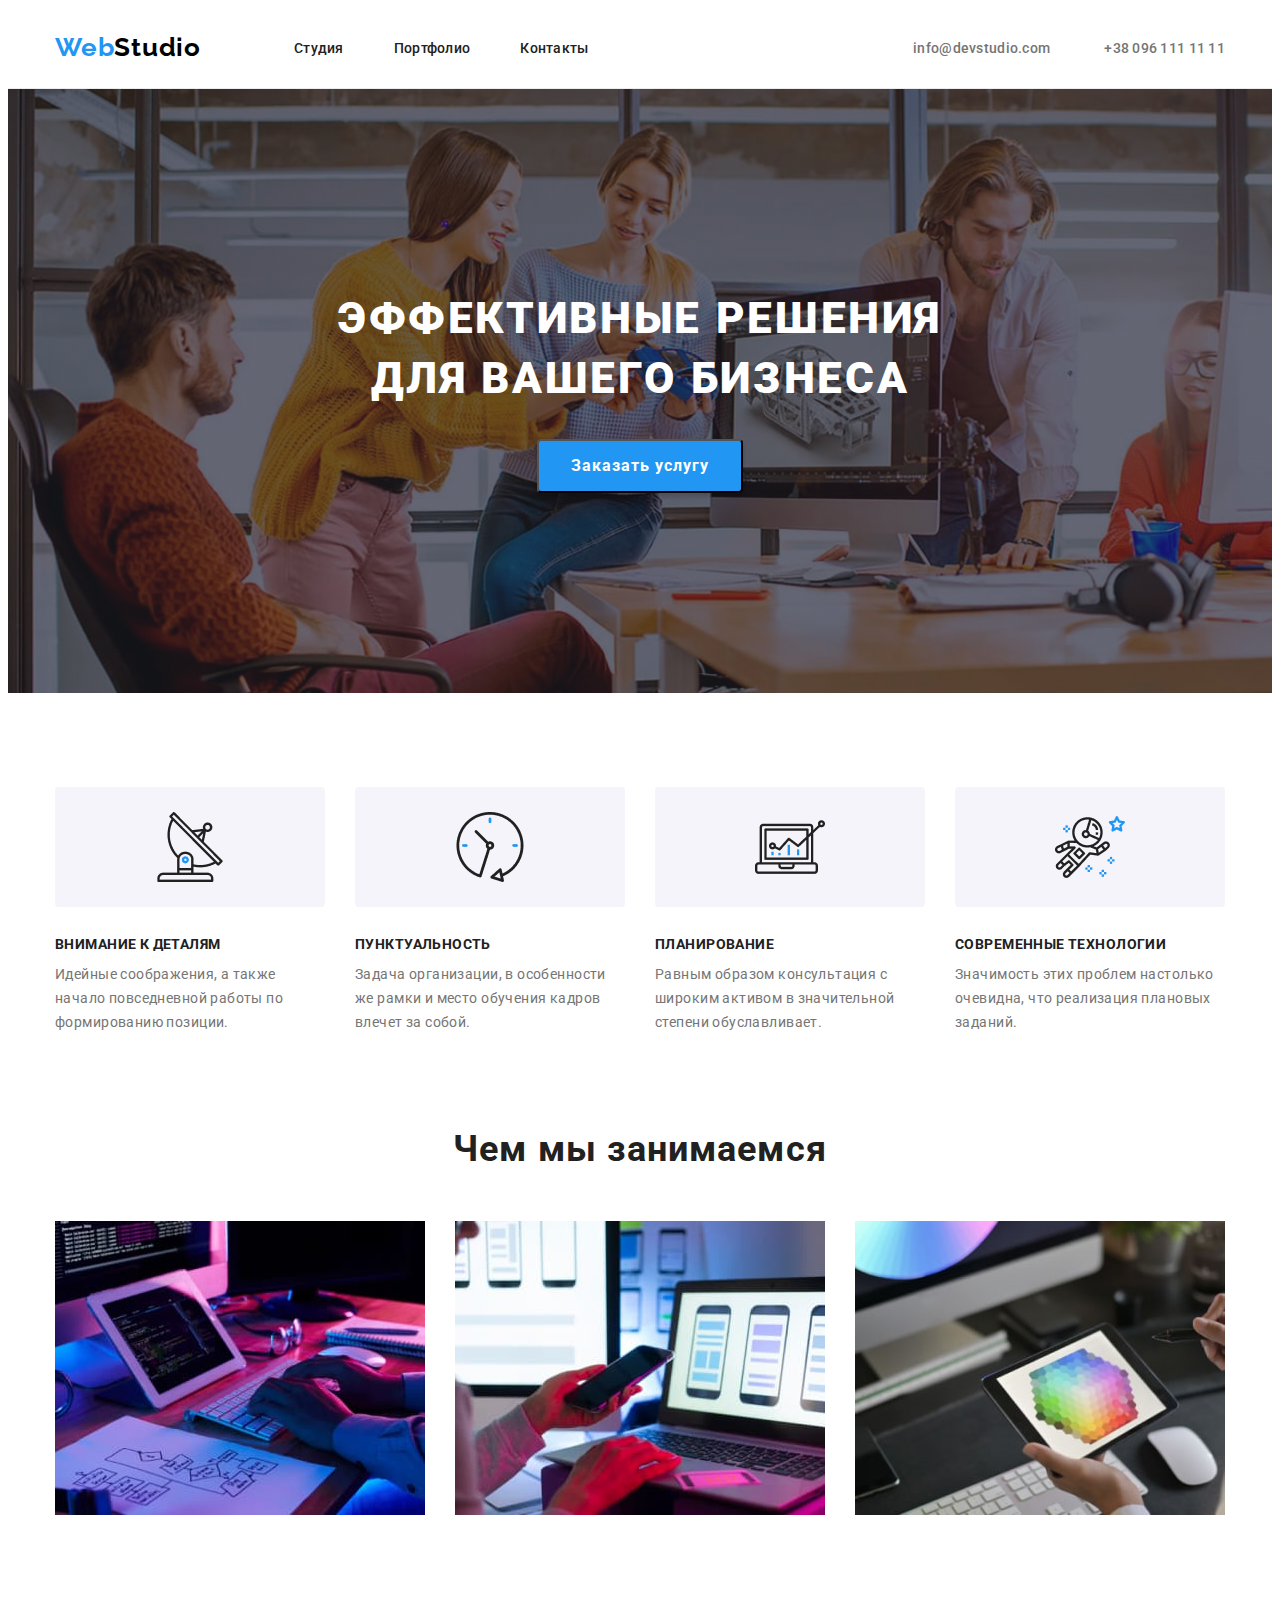
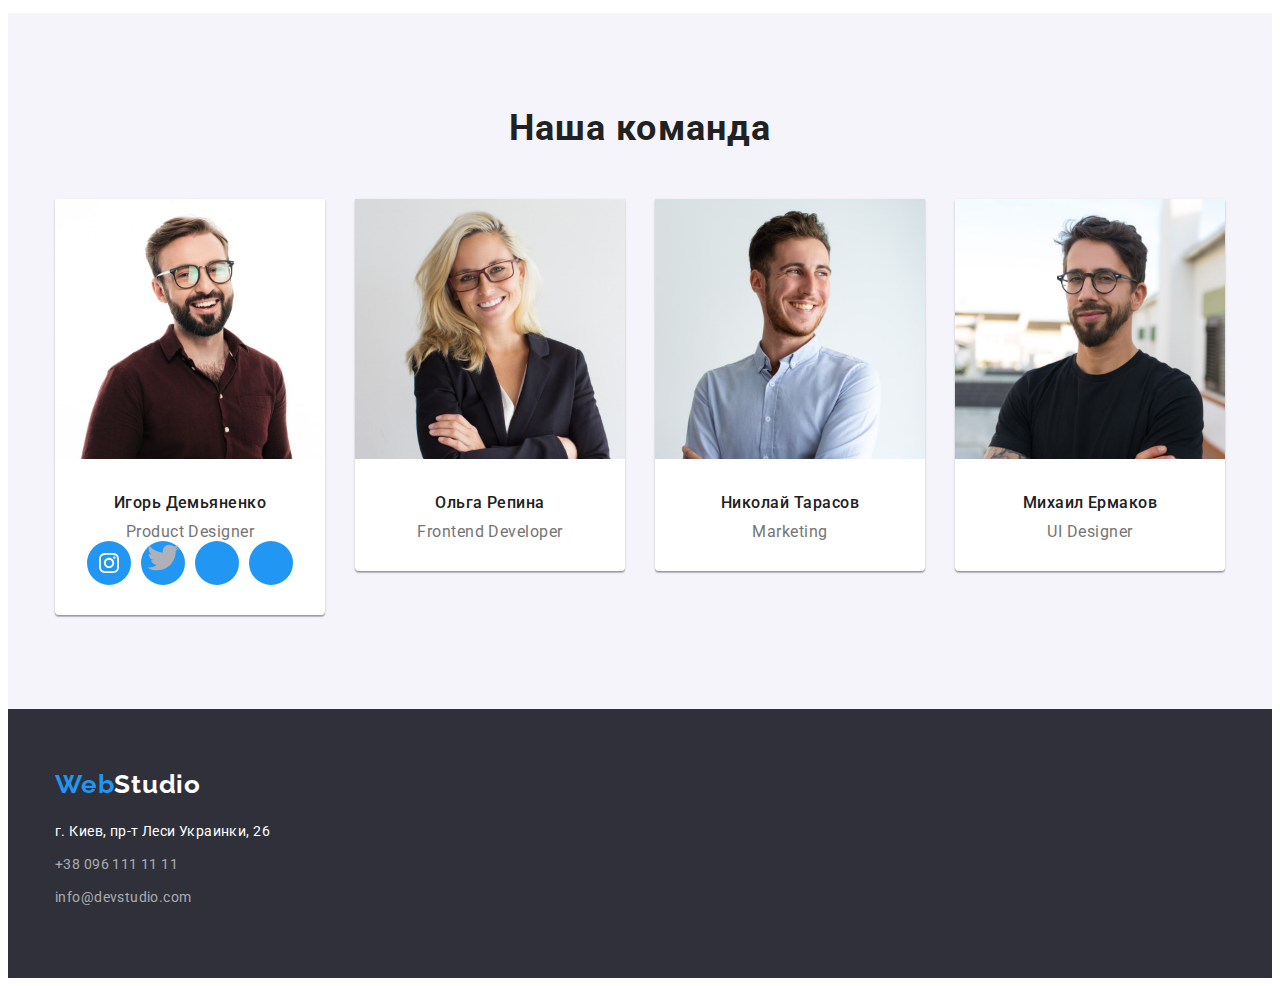
<file: index.html>
<!DOCTYPE html>
<html lang="ru">
<head>
    <meta charset="UTF-8">
    <meta http-equiv="X-UA-Compatible" content="IE=edge">
    <meta name="viewport" content="width=device-width, initial-scale=1.0">
    <title>WebStudio</title>
    <link rel="preconnect" href="https://fonts.googleapis.com">
    <link rel="preconnect" href="https://fonts.gstatic.com" crossorigin>
    <link href="https://fonts.googleapis.com/css2?family=Raleway:wght@700&family=Roboto:wght@400;500;700;900&display=swap" rel="stylesheet">
    <link rel="stylesheet" href="https://cdnjs.cloudflare.com/ajax/libs/modern-normalize/1.1.0/modern-normalize.min.css" integrity="sha512-wpPYUAdjBVSE4KJnH1VR1HeZfpl1ub8YT/NKx4PuQ5NmX2tKuGu6U/JRp5y+Y8XG2tV+wKQpNHVUX03MfMFn9Q==" crossorigin="anonymous" referrerpolicy="no-referrer" />
    <link rel="stylesheet" href="./css/styles.css" />
</head>
<body>
    <header class="header">
    <div class="container">
    <a class="header-logo link" href="">Web<span class="second-part-logo">Studio</span></a>
    <nav>
    <ul class="nav-header">
        <li class="header-items list"><a href="" class="header-link link">Студия</a></li>
        <li class="header-items list"><a href="portfolio.html" class="header-link link">Портфолио</a></li>
        <li class="header-items list"><a href="" class="header-link link">Контакты</a></li>
    </ul>
    </nav>
    <div class="header-connect">
    <a class="header-mail link" href="mailto:info@devstudio.com">info@devstudio.com</a>
    <a class="header-tel link" href="tel:+380961111111">+38 096 111 11 11</a>
    </div>
    </div>
    </header>
    <main>
        <section class="main">
            <div class="container">
        <h1 class="main-h">Эффективные решения для вашего бизнеса</h1>
        <button type="button" class="main-button">Заказать услугу</button>
            </div>
        </section>
        <section class="benefits">
            <div class="container">
        <ul class="benefits-list list">
    <li class="benefits-boxes">
     <h3 class="title-benefit">Внимание к деталям</h3>
     <p class="text-benefit">Идейные соображения, а также начало повседневной работы по формированию позиции.</p>
    </li>
    <li class="benefits-boxes">
     <h3 class="title-benefit">Пунктуальность</h3>
     <p class="text-benefit">Задача организации, в особенности же рамки и место обучения кадров влечет за собой.</p>
    </li>
    <li class="benefits-boxes">
     <h3 class="title-benefit">Планирование</h3>
     <p class="text-benefit">Равным образом консультация с широким активом в значительной степени обуславливает.</p>
    </li>
    <li class="benefits-boxes">
     <h3 class="title-benefit">Современные технологии</h3>
     <p class="text-benefit">Значимость этих проблем настолько очевидна, что реализация плановых заданий.</p>
    </li>
        </ul>
            </div>
        </section>
    <section>
        <div class="container">
        <h2 class="directions">Чем мы занимаемся</h2>
        <ul class="photos-work">
            <li class="list">
             <img src="./images/box1.jpg" alt="набирает текст" width="370">
            </li>
            <li class="list">
            <img src="./images/box2.jpg" alt="набирает текст" width="370">
            </li>
            <li class="list">
            <img src="./images/box3.jpg" alt="набирает текст" width="370">
            </li>
        </ul>
    </div>
    </section>
    <section class="team">
        <div class="container">
        <h2 class="title-team">Наша команда</h2>
        <ul class="members">
            <li class="list">
                <div class="member-box">
                <img class="member-photo" src="./images/first.jpg" alt="Игорь Демьяненко" width="270">
                <h3 class="members-name">Игорь Демьяненко</h3>
                <p class="members-position">Product Designer</p>
                <ul class="member-soc-list list">
                    <li class="member-soc-item">
                    <a href="" class="member-soc-link">
                    <svg class="member-icons" width="20" height="20">
                    <use href="./symbol-defs.svg#icon-instagram"></use>
                    </svg>
                    </a>
                    </li>
                    <li class="member-soc-item">
                    <a href="" class="member-soc-link">
                    <svg class="member-icons">
                    <use href="./symbol-defs.svg#icon-twitter"></use>
                    </svg>
                    </a>
                    </li>
                    <li class="member-soc-item" width="20" height="20">
                        <a href="" class="member-soc-link"></a>
                    </li>
                    <li class="member-soc-item">
                        <a href="" class="member-soc-link"></a>
                    </li>
                </ul>
                </div>
            </li>
            <li class="list">
                <div class="member-box">
                <img class="member-photo" src="./images/second.jpg" alt="Ольга Репина" width="270">
                <h3 class="members-name">Ольга Репинa</h3>
                <p class="members-position">Frontend Developer</p>
                </div>
            </li>   
            <li class="list">
                <div class="member-box">
                <img class="member-photo" src="./images/third.jpg" alt="Николай Тарасов" width="270">
                <h3 class="members-name">Николай Тарасов</h3>
                <p class="members-position">Marketing</p>
                </div> 
            </li>
            <li class="list">
                <div class="member-box">
                <img class="member-photo" src="./images/fourth.jpg" alt="Михаил Ермаков" width="270">
                <h3 class="members-name">Михаил Ермаков</h3>
                <p class="members-position">UI Designer</p>
                </div>          
            </li>   
        </ul>
    </div>
    </section>
    </main>
    <footer class="footer">
        <div class="container">
        <a class="footer-logo link" href="">Web<span class="second-part-logo-footer">Studio</span></a>
        <address class="footer-adress">
        <ul class="footer-links">
            <li class="list">
            <p class="footer-location">г. Киев, пр-т Леси Украинки, 26</p>
            </li>
            <li class="list">
            <a class="footer-items link" href="tel:+380961111111">+38 096 111 11 11</a>
            </li>
            <li class="list">
            <a class="footer-items link" href="mailto:info@devstudio.com">info@devstudio.com</a>
            </li>
        </ul>
    </address>
    </div>
    </footer>
</body>
</html>
</file>
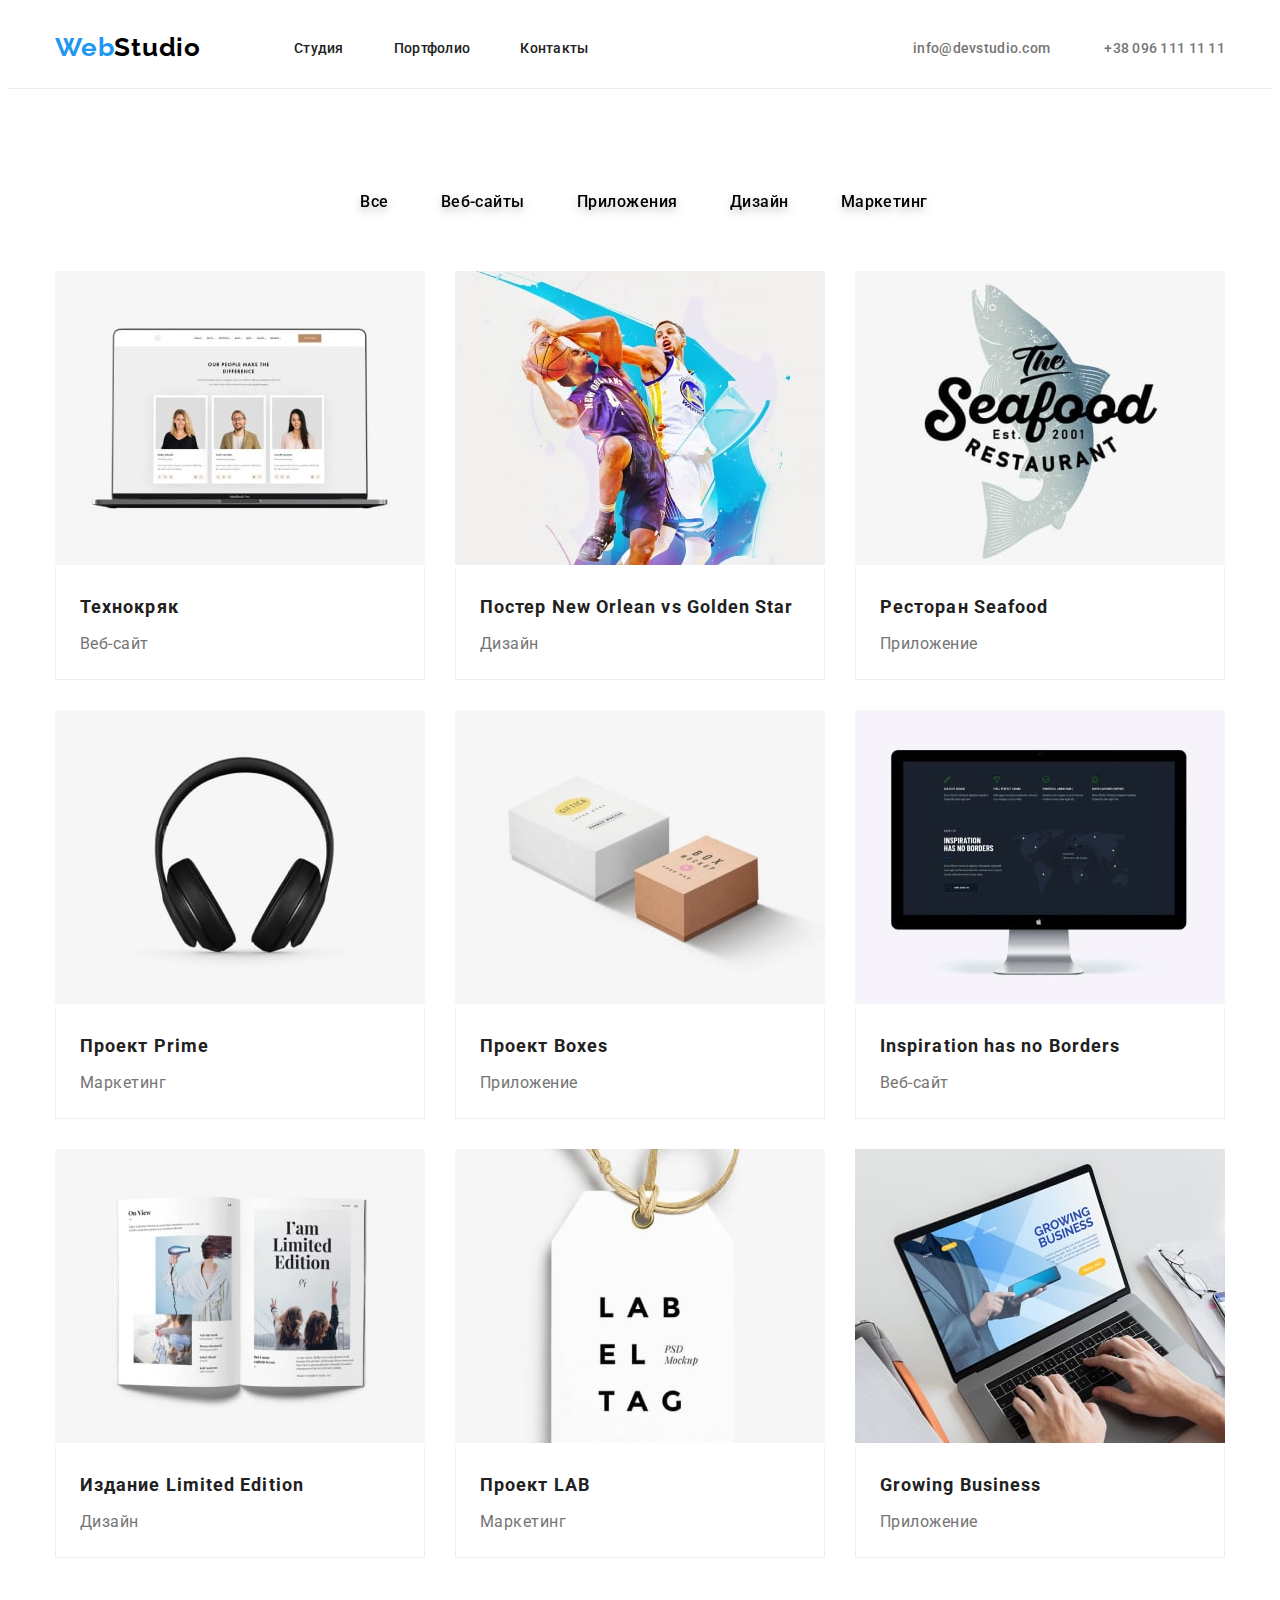
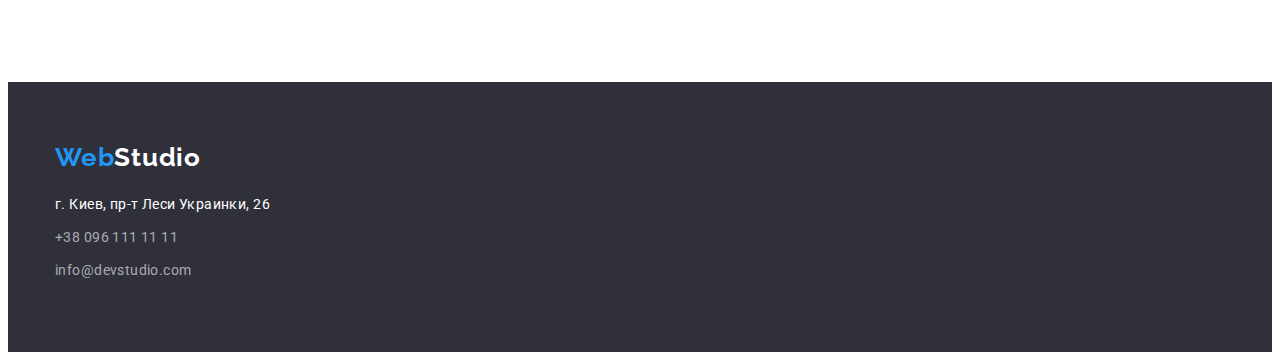
<file: portfolio.html>
<!DOCTYPE html>
<html lang="ru">
<head>
    <meta charset="UTF-8">
    <meta http-equiv="X-UA-Compatible" content="IE=edge">
    <meta name="viewport" content="width=device-width, initial-scale=1.0">
    <title>WebStudio</title>
    <link rel="preconnect" href="https://fonts.googleapis.com">
<link rel="preconnect" href="https://fonts.gstatic.com" crossorigin>
<link href="https://fonts.googleapis.com/css2?family=Raleway:wght@700&family=Roboto:wght@400;500;700;900&display=swap" rel="stylesheet">
    <link rel="stylesheet" href="https://cdnjs.cloudflare.com/ajax/libs/modern-normalize/1.1.0/modern-normalize.min.css" integrity="sha512-wpPYUAdjBVSE4KJnH1VR1HeZfpl1ub8YT/NKx4PuQ5NmX2tKuGu6U/JRp5y+Y8XG2tV+wKQpNHVUX03MfMFn9Q==" crossorigin="anonymous" referrerpolicy="no-referrer" />
    <link rel="stylesheet" href="./css/styles.css" />
</head>
<body>
    <header class="header">
    <div class="container">
    <a class="header-logo link" href="index.html">Web<span class="second-part-logo">Studio</span></a>
    <nav>
    <ul class="nav-header">
        <li class="header-items list"><a href="index.html" class="header-link link">Студия</a></li>
        <li class="header-items list"><a href="portfolio.html" class="header-link link">Портфолио</a></li>
        <li class="header-items list"><a href="" class="header-link link">Контакты</a></li>
    </ul>
    </nav>
    <div class="header-connect">
    <a class="header-mail link" href="mailto:info@devstudio.com">info@devstudio.com</a>
    <a class="header-tel link" href="tel:+380961111111">+38 096 111 11 11</a>
    </div>
    </div>
    </header>
    <main>
        <h1 class="visually-hidden">PORTFOLIO</h1>
        <section class="gallery">
            <div class="container">
                <ul  class="port-nav">
                <li class="list"><button type="button" class="port-nav-btn">Все</button></li>
                <li class="list"><button type="button" class="port-nav-btn">Веб-сайты</button></li>
                <li class="list"><button type="button" class="port-nav-btn">Приложения</button></li>
                <li class="list"><button type="button" class="port-nav-btn">Дизайн</button></li>
                <li class="list"><button type="button" class="port-nav-btn">Маркетинг</button></li>
                </ul>
                <ul class="portfolio-projects list">
                <li class="portfolio-projects-items">
                    <img src="./images/port_1.jpg" alt="Технокряк">
                    <div class="projects-description">
                    <h2 class="title-port-img">Технокряк</h2>
                    <p class="type-port-img">Веб-сайт</p>
                    </div>
                </li>
                <li class="portfolio-projects-items">
                    <img src="./images/port_2.jpg" alt="Постер New Orlean vs Golden Star">
                    <div class="projects-description">
                    <h2 class="title-port-img">Постер New Orlean vs Golden Star</h2>
                    <p class="type-port-img">Дизайн</p>
                    </div>
                </li>
                <li class="portfolio-projects-items">
                    <img src="./images/port_3.jpg" alt="Ресторан Seafood">
                    <div class="projects-description">
                    <h2 class="title-port-img">Ресторан Seafood</h2>
                    <p class="type-port-img">Приложение</p>
                    </div>
                </li>
                <li class="portfolio-projects-items">
                    <img src="./images/port_4.jpg" alt="Проект Prime">
                    <div class="projects-description">
                    <h2 class="title-port-img">Проект Prime</h2>
                    <p class="type-port-img">Маркетинг</p>
                    </div>
                </li>
                <li class="portfolio-projects-items">
                    <img src="./images/port_5.jpg" alt="Проект Boxes">
                    <div class="projects-description">
                    <h2 class="title-port-img">Проект Boxes</h2>
                    <p class="type-port-img">Приложение</p>
                    </div>
                </li>
                <li class="portfolio-projects-items">
                    <img src="./images/port_6.jpg" alt="Inspiration has no Borders">
                    <div class="projects-description">
                    <h2 class="title-port-img">Inspiration has no Borders</h2>
                    <p class="type-port-img">Веб-сайт</p>
                    </div>
                </li>
                <li class="portfolio-projects-items">
                    <img src="./images/port_7.jpg" alt="Издание Limited Edition">
                    <div class="projects-description">
                    <h2 class="title-port-img">Издание Limited Edition</h2>
                    <p class="type-port-img">Дизайн</p>
                    </div>
                </li>
                <li class="portfolio-projects-items">
                    <img src="./images/port_8.jpg" alt="Проект LAB">
                    <div class="projects-description">
                    <h2 class="title-port-img">Проект LAB</h2>
                    <p class="type-port-img">Маркетинг</p>
                    </div>
                </li>
                <li class="portfolio-projects-items">
                    <img src="./images/port_9.jpg" alt="Growing Business">
                    <div class="projects-description">
                    <h2 class="title-port-img">Growing Business</h2>
                    <p class="type-port-img">Приложение</p>
                    </div>
                </li>
            </ul>
        </div>
        </section>
    </main>
    <footer class="footer">
        <div class="container">
        <a class="footer-logo link" href="">Web<span class="second-part-logo-footer">Studio</span></a>
        <address class="footer-adress">
            <ul class="footer-links">
                <li class="list">
                <p class="footer-location">г. Киев, пр-т Леси Украинки, 26</p>
                </li>
                <li class="list">
                <a class="footer-items link" href="tel:+380961111111">+38 096 111 11 11</a>
                </li>
                <li class="list">
                <a class="footer-items link" href="mailto:info@devstudio.com">info@devstudio.com</a>
                </li>
            </ul>
        </address>
    </div>
    </footer>
</body>
</html>
</file>
<file: css/styles.css>
body {
font-family: 'Roboto', 'sans-serif';   
}

link {
text-decoration: none;
}

:root {
    --brand-color: #2196F3;
  }

*,
*::before,
*::after {
  box-sizing: border-box;
}

p,
h1,
h2,
h3,
h4,
h5,
h6 {
 margin: 0;
}

ul {
    margin: 0;
    padding-left: 0;
}

.container {
width: 1200px;
padding-left: 15px;
padding-right: 15px;
margin: 0 auto;
}


/* HEADER */
.header {
background: #FFFFFF;
padding-top: 24px;
padding-bottom: 25px;
border-bottom: 1px solid #ECECEC;
}

.header .container {
display: flex;
align-items: center;
}

.nav-header {
    display: flex;
}


.header-items:not(last-child) {
    margin-right: 50px;
}
.header-logo {
font-family: 'Raleway', sans-serif;
font-weight: 700;
font-size: 26px;
line-height: 1.19;
letter-spacing: 0.03em;
color: var(--brand-color);
margin-right: 93px;
}

.second-part-logo {
color: #000000;
}

a {
text-decoration: none;
}

.header-link {
font-weight: 500;
font-size: 14px;
line-height: 1.14;
letter-spacing: 0.02em;
color: #212121;
}

.header-link:hover,
.header-link:focus {
color: var(--brand-color);
}

.list {
list-style: none;
}
.header-connect {
margin-left: auto;
}

.header-mail {
font-weight: 500;
font-size: 14px;
line-height: 1.14;
letter-spacing: 0.02em;
color:#757575;
}

.header-tel {
font-weight: 500;
font-size: 14px;
line-height: 1.14;
letter-spacing: 0.02em;
color: #757575;
margin-left: 50px;
}

.header-mail:hover,
.header-mail:focus {
color: var(--brand-color);
}

.header-tel:hover,
.header-tel:focus {
color: var(--brand-color);
}

/* MAIN */
.main {
background: #2F303A;
padding-top: 200px;
padding-bottom: 200px;
flex-grow: 1;
background-image:linear-gradient(
    rgba(47, 48, 58, 0.4),
    rgba(47, 48, 58, 0.4)
    ),
url(../images/hero-bg.jpg);
background-repeat: no-repeat;
background-size: cover;
}

.main-h {
font-family: 'Roboto', sans-serif; 
font-weight: 900;
font-size: 44px;
line-height: 1.36;
text-align: center;
letter-spacing: 0.06em;
text-transform: uppercase;
color: #FFFFFF;
max-width: 696px;
margin: 0 auto;
margin-bottom: 30px;
}

.main-button {
font-family: 'Roboto', sans-serif;
font-weight: 700;
font-size: 16px;
line-height: 1.88;
display: flex;
align-items: center;
text-align: center;
letter-spacing: 0.06em;
color: #FFFFFF;
background-color: var(--brand-color);
box-shadow: 0px 4px 4px rgba(0, 0, 0, 0.15);
border-radius: 4px;
padding: 10px 32px;
margin: 0 auto;
}

/* BENEFITS */
.benefits {
    padding-top: 94px;
    padding-bottom: 94px;
}

.benefits-list {
    display: flex;
    justify-content: space-between;
}

.title-benefit {
    font-weight: 700;
    font-size: 14px;
    line-height: 1.14;
    letter-spacing: 0.03em;
    text-transform: uppercase;
    color: #212121;
    margin-bottom: 10px;
}

.benefits-boxes::before {
    display: block;
    content: "";
    width: 270px;
    height: 120px;
    margin-bottom: 30px;
    background-repeat: no-repeat;
    background-position: center;
    background-color: #F5F4FA;
    border-radius: 4px;
}

.benefits-boxes:nth-child(1)::before {
    background-image: url("../images/antenna1.png");
}

.benefits-boxes:nth-child(2)::before {
    background-image: url("../images/clock1.png");
}

.benefits-boxes:nth-child(3)::before {
    background-image: url("../images/diagram1.png");
}

.benefits-boxes:nth-child(4)::before {
    background-image: url("../images/astronaut1.png");
}

.text-benefit {
    font-weight: 400;
    font-size: 14px;
    line-height: 1.71;
    letter-spacing: 0.03em;
    color: #757575;
    max-width: 270px;
}

.directions {
    font-size: 36px;
    line-height: 1.17;
    text-align: center;
    letter-spacing: 0.03em;
    color: #212121;
    margin-bottom: 50px;
}

.photos-work {
    display: flex;
    justify-content: space-between;
    padding-bottom: 94px;
}

/* TEAM */
.team {
    background: #F5F4FA;
    padding-top: 94px;
    padding-bottom: 94px;
}

.title-team {
    font-weight: 700;
    font-size: 36px;
    line-height: 1.17;
    text-align: center;
    letter-spacing: 0.03em;
    color: #212121;
    margin-bottom: 50px;
}

.members {
    display: flex;
    justify-content: space-between;
}
.member-photo {
    margin-bottom: 30px;
}
.member-box {
background: #FFFFFF;
box-shadow: 0px 1px 3px rgba(0, 0, 0, 0.12), 0px 1px 1px rgba(0, 0, 0, 0.14), 0px 2px 1px rgba(0, 0, 0, 0.2);
border-radius: 0px 0px 4px 4px;
padding-bottom: 30px;
}

.members-name {
    font-weight: 500;
    font-size: 16px;
    line-height: 1.19;
    text-align: center;
    letter-spacing: 0.03em;
    color: #212121;
    margin-bottom: 10px;
}

.members-position {
    font-weight: 400;
    font-size: 16px;
    line-height: 1.19;
    text-align: center;
    letter-spacing: 0.03em;
    color: #757575;
}

.member-soc-link {
    width: 44px;
    height: 44px;
    background-color: #2196F3;
    border-radius: 50%;
    display: flex;
    justify-content: center;
    align-items: center;
    cursor: pointer;
}

.member-soc-list {
    display: flex;
    justify-content: center;
}

.member-soc-item + .member-soc-item {
    margin-left: 10px;
}

.member-icons {
fill: #AFB1B8;
}

/* FOOTER */

.footer-logo {
    font-family: 'Raleway';
    font-weight: 700;
    font-size: 26px;
    line-height: 1.19;
    letter-spacing: 0.03em;
    color: var(--brand-color);
    
}
.second-part-logo-footer {
color: #FFFFFF;
}

.footer {
background: #2F303A;
padding-top: 60px;
padding-bottom: 60px;
}

.footer-adress {
font-weight: 400;
font-size: 14px;
line-height: 1.71;
letter-spacing: 0.03em;
color: #FFFFFF;
font-style: normal;
margin-top: 20px;
}
.footer-links > .list {
    margin-bottom: 9px;
}

.footer-items {
font-weight: 400;
font-size: 14px;
line-height: 1.71;
letter-spacing: 0.03em;
color: rgba(255, 255, 255, 0.6);
}

.footer-location {
font-weight: 400;
font-size: 14px;
line-height: 1,71;
letter-spacing: 0.03em;
color: #FFFFFF;
}

/* PORTFOLIO */

.visually-hidden {
    position: absolute;
    white-space: nowrap;
    width: 1px;
    height: 1px;
    overflow: hidden;
    border: 0;
    padding: 0;
    clip: rect(0 0 0 0);
    clip-path: inset(50%);
    margin: -1px;
}
.gallery {
padding-top: 94px;
padding-bottom: 94px;
}

.portfolio-projects {
    display: flex;
    justify-content: space-around;
    flex-wrap: wrap;
    margin-left: -30px;
}

.portfolio-projects-items {
    margin-left: 30px;
    margin-bottom: 30px;
}

.projects-description {
    background: #FFFFFF;
    border-bottom: 1px solid #EEEEEE;
    border-left: 1px solid #EEEEEE;
    border-right: 1px solid #EEEEEE;
    box-sizing: border-box;
    padding: 20px 24px;
}

.port-nav {
    display: flex;
    justify-content: center;
    margin-bottom: 50px;
}

.port-nav .list {
    margin-left: 8px;
}

.port-nav-btn {
    border-style: none;
    border-radius: 4px;
    font-family: inherit;
    font-weight: 500;
    font-size: 16px;
    line-height: 1.62;  
    text-align: center;  
    letter-spacing: 0.03em;  
    cursor: pointer;
    filter: drop-shadow(0px 4px 4px rgba(0, 0, 0, 0.25));
    background: transparent;
    background-color: transparent;
    padding: 6px 22px;
}

.port-nav .list:hover,
.port-nav .list:focus {
color: var(--brand-color);
}

.title-port-img {
    font-weight: 700;
    font-size: 18px;
    line-height: 2.00;
    letter-spacing: 0.06em;
    color: #212121;
    margin-bottom: 4px;
}

.type-port-img {
    font-weight: 400;
    font-size: 16px;
    line-height: 1.88;
    letter-spacing: 0.03em;
    color: #757575;
}
</file>
